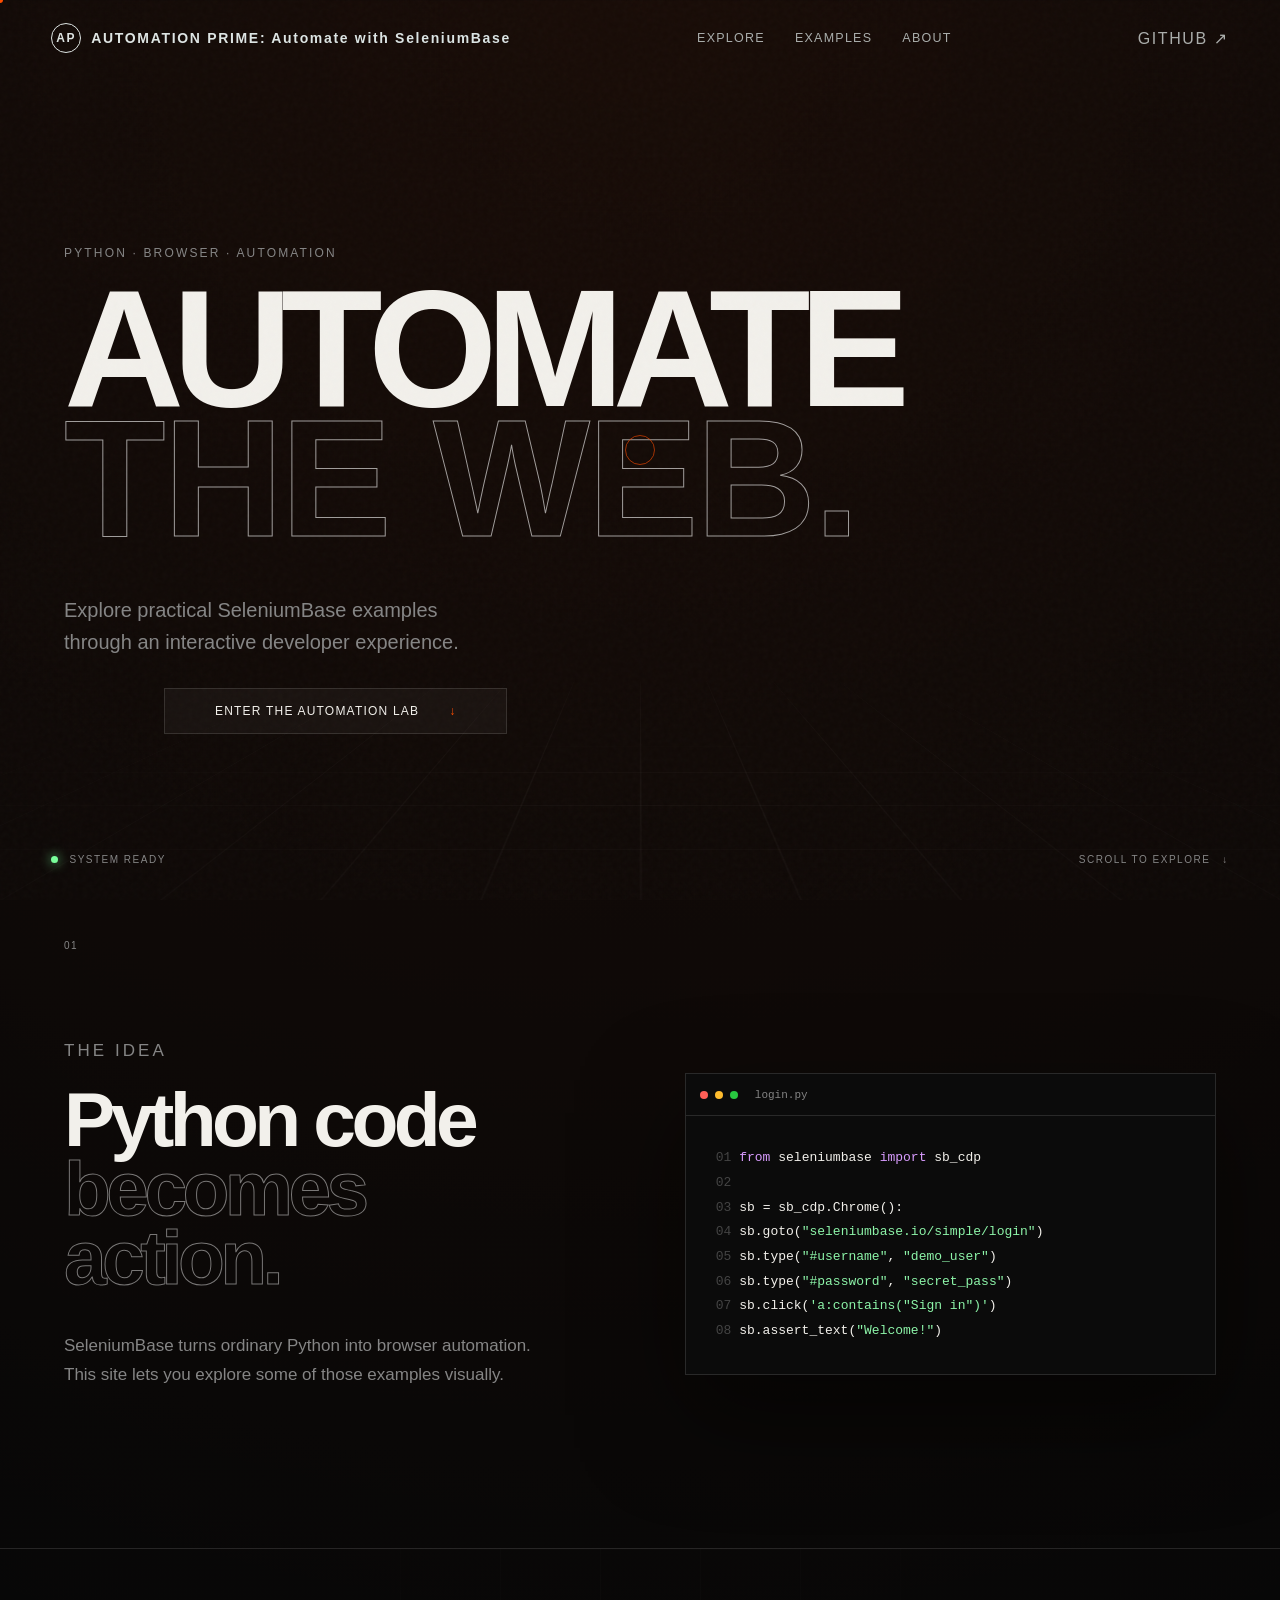
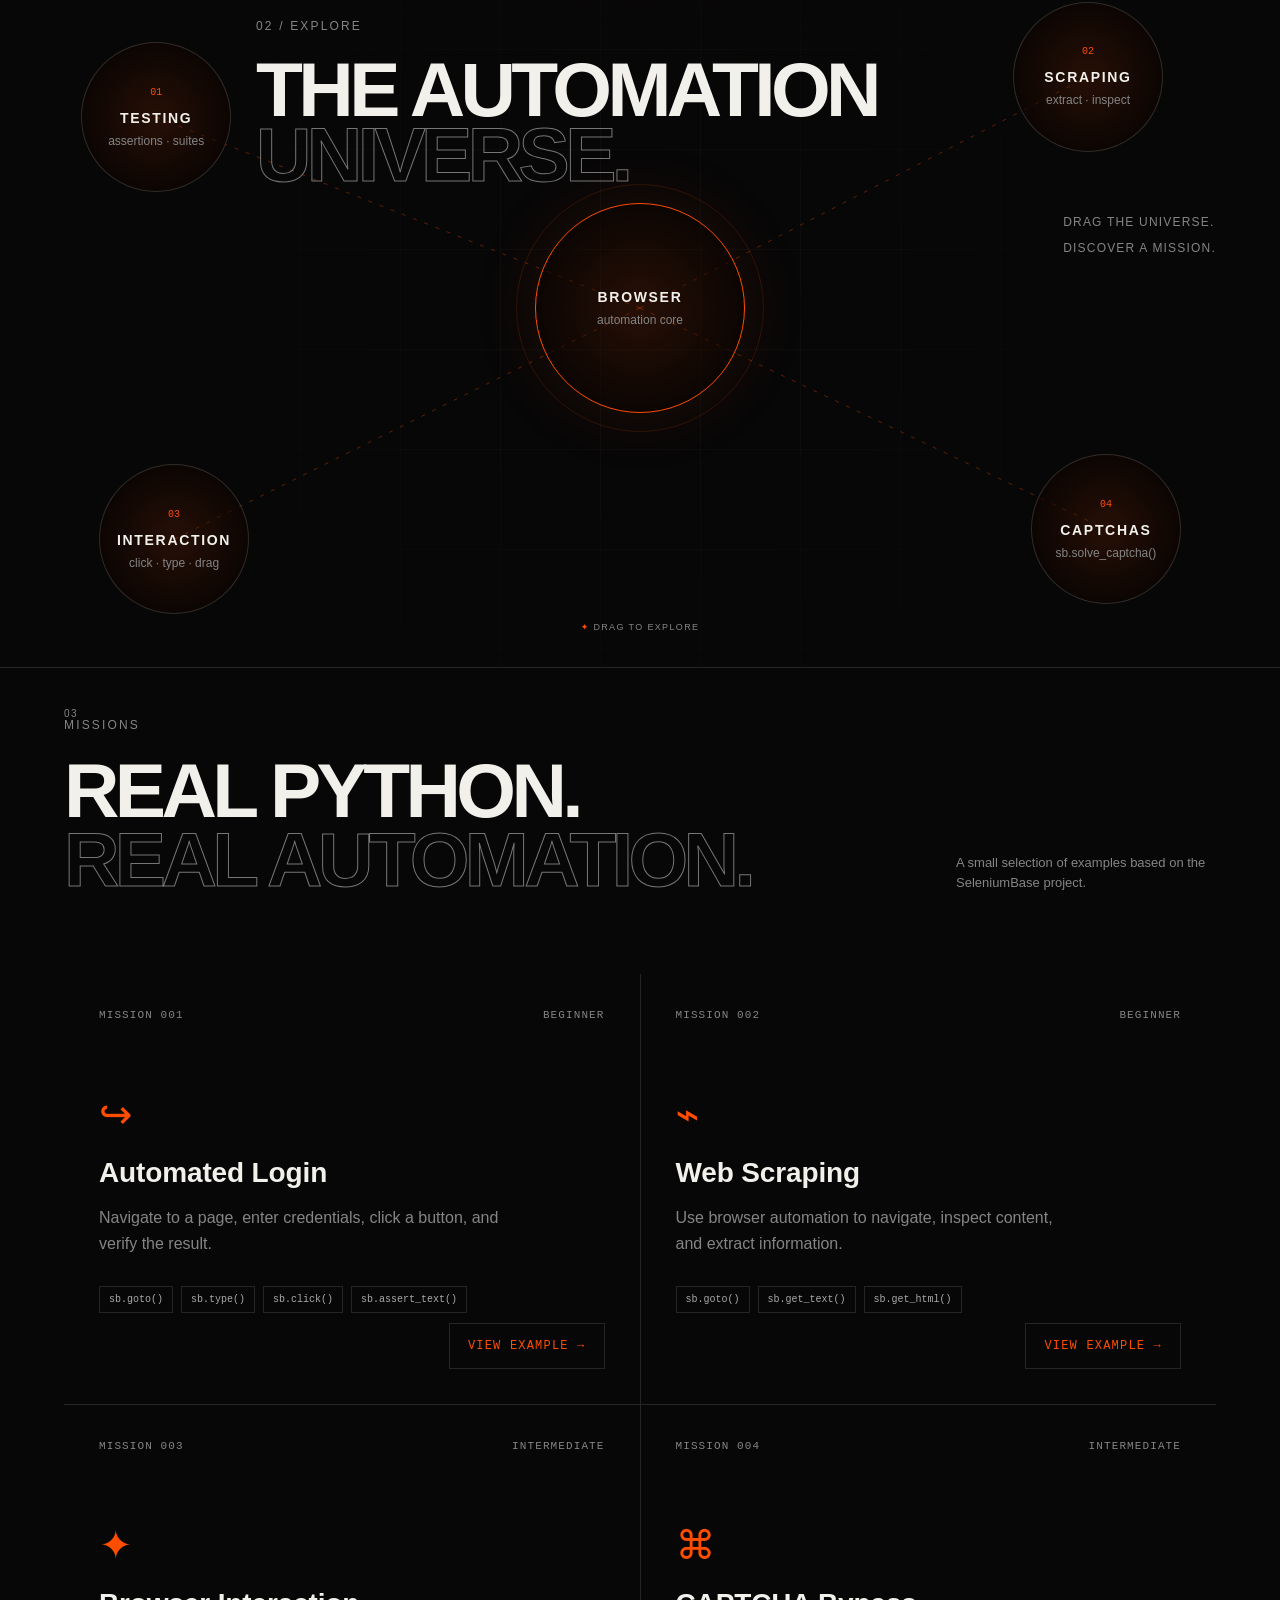
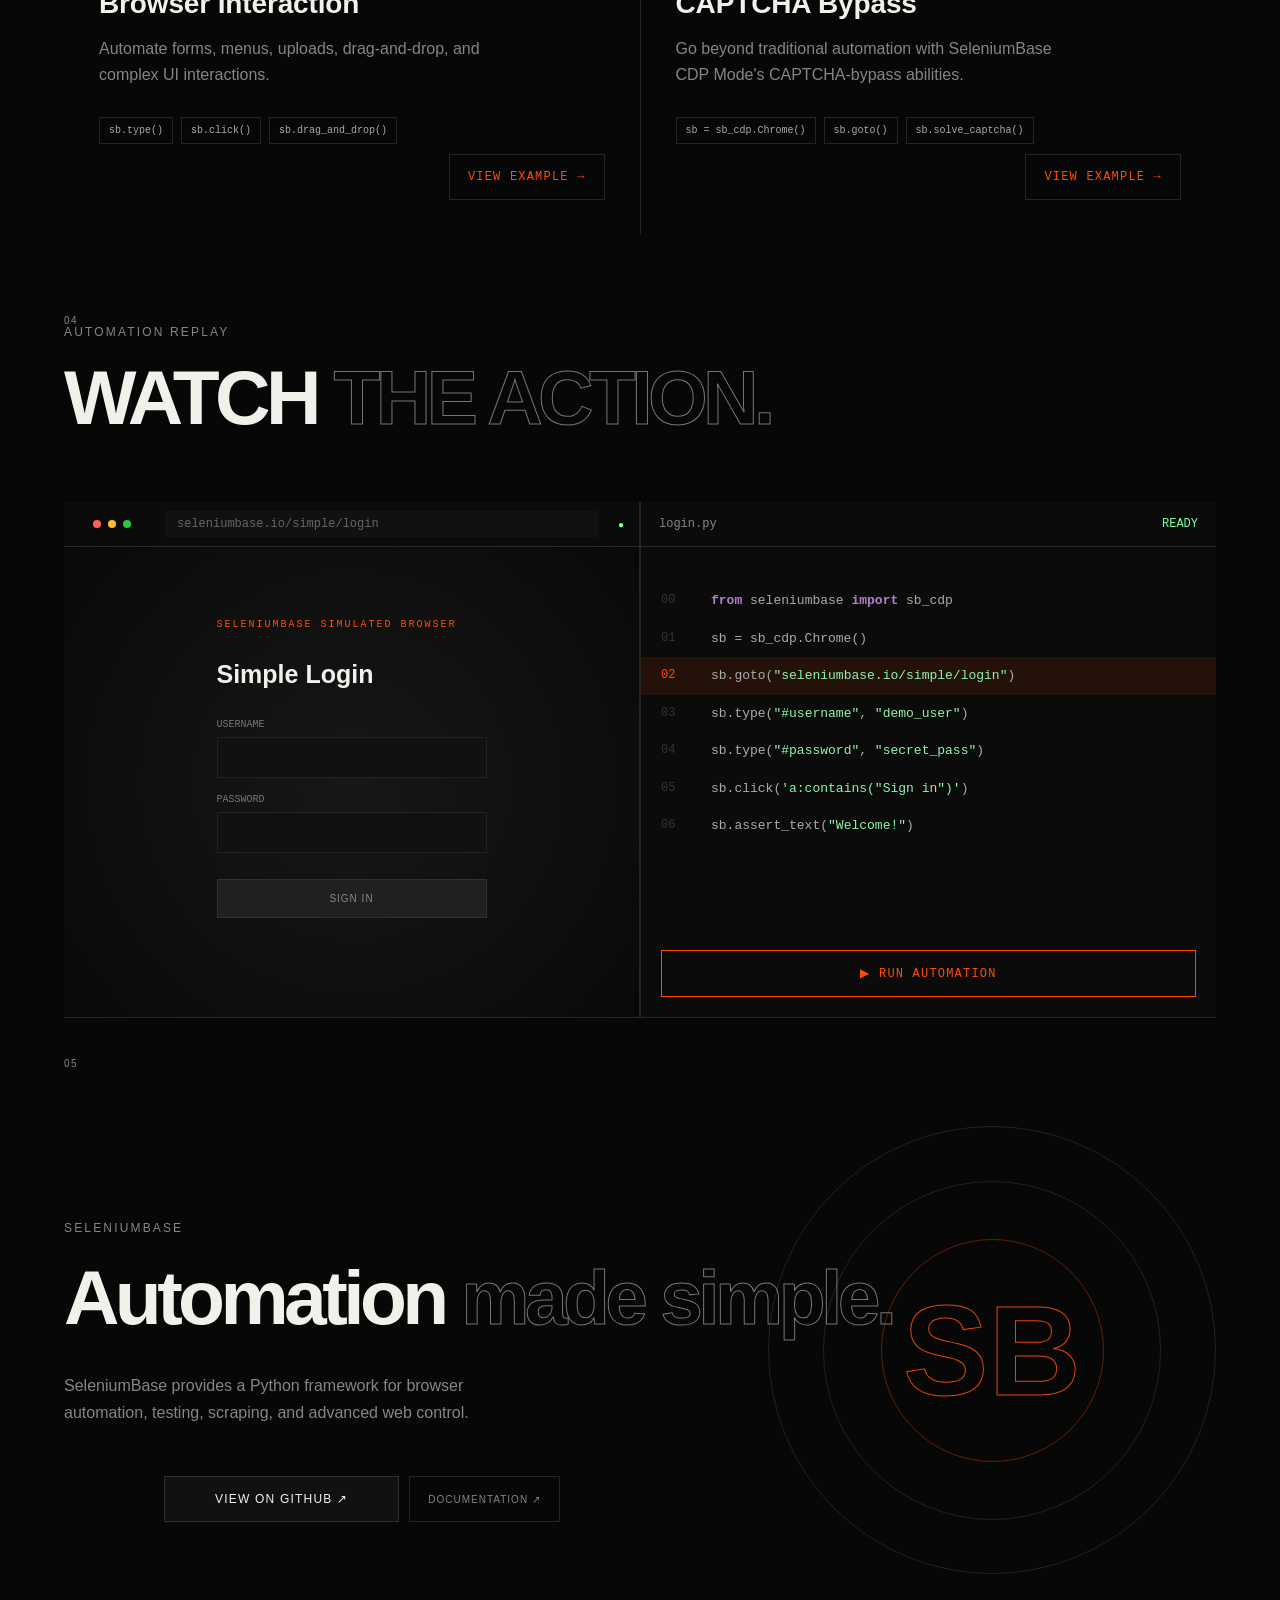
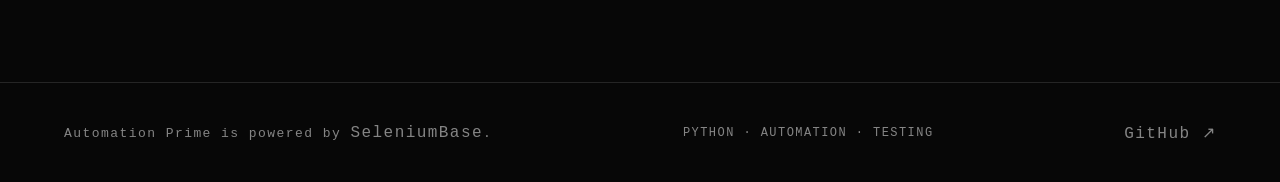
<file: index.html>
<!DOCTYPE html>
<html lang="en">
<head>
  <meta charset="UTF-8" />
  <meta
    name="viewport"
    content="width=device-width, initial-scale=1.0"
  />

  <title>SeleniumBase — Automate the Web</title>

  <meta
    name="description"
    content="Interactive examples of Python browser automation with SeleniumBase."
  />

  <link rel="stylesheet" href="styles.css" />

  <script async src="https://www.googletagmanager.com/gtag/js?id=G-P5KFWRNLRN"></script>
  <script>
    window.dataLayer = window.dataLayer || [];
    function gtag(){dataLayer.push(arguments);}
    gtag('js', new Date());
    gtag('config', 'G-P5KFWRNLRN', { cookie_flags: 'SameSite=None;Secure' });
  </script>
</head>

<body>

  <!-- Cursor -->
  <div class="cursor"></div>
  <div class="cursor-ring"></div>

  <!-- Navigation -->
  <header class="nav">
    <a href="#" class="logo">
      <span class="logo-mark">AP</span>
      <span class="title" style="font-size: 14px;">AUTOMATION PRIME: Automate with SeleniumBase</span>
    </a>

    <nav>
      <a href="#universe">Explore</a>
      <a href="#missions">Examples</a>
      <a href="#about">About</a>
    </nav>

    <a
      class="github-link"
      href="https://github.com/seleniumbase/SeleniumBase"
      target="_blank"
      rel="noopener"
    >
      GitHub ↗
    </a>
  </header>

  <main>

    <!-- HERO -->
    <section class="hero">
      <div class="hero-grid"></div>

      <div class="hero-content">
        <p class="eyebrow">
          PYTHON · BROWSER · AUTOMATION
        </p>

        <h1>
          <span>AUTOMATE</span>
          <span class="outline">THE WEB.</span>
        </h1>

        <p class="hero-description" style="font-size: 20px;">
          Explore practical SeleniumBase examples
          through an interactive developer experience.
        </p>

        <a href="#universe" class="hero-button">
          Enter the automation lab
          <span>↓</span>
        </a>
      </div>

      <div class="hero-status">
        <span class="status-dot"></span>
        SYSTEM READY
      </div>

      <div class="hero-scroll">
        SCROLL TO EXPLORE
        <span>↓</span>
      </div>
    </section>

    <!-- INTRO -->
    <section class="intro section">

      <div class="section-number">01</div>

      <div class="intro-content">
        <p class="eyebrow">THE IDEA</p>

        <h2>
          Python code
          <span>becomes action.</span>
        </h2>

        <p>
          SeleniumBase turns ordinary Python into browser
          automation. This site lets you explore some of
          those examples visually.
        </p>
      </div>

      <div class="terminal">

        <div class="terminal-header">
          <span class="terminal-dot red"></span>
          <span class="terminal-dot yellow"></span>
          <span class="terminal-dot green"></span>
          <span class="terminal-title">login.py</span>
        </div>

        <pre><code><span class="line-number">01</span> <span class="purple">from</span> seleniumbase <span class="purple">import</span> sb_cdp
<span class="line-number">02</span>
<span class="line-number">03</span> <span>sb</span> = <span>sb_cdp.Chrome()</span>:
<span class="line-number">04</span> sb.goto(<span class="green_text">"seleniumbase.io/simple/login"</span>)
<span class="line-number">05</span> sb.type(<span class="green_text">"#username"</span>, <span class="green_text">"demo_user"</span>)
<span class="line-number">06</span> sb.type(<span class="green_text">"#password"</span>, <span class="green_text">"secret_pass"</span>)
<span class="line-number">07</span> sb.click(<span class="green_text">'a:contains("Sign in")'</span>)
<span class="line-number">08</span> sb.assert_text(<span class="green_text">"Welcome!"</span>)</code></pre>

      </div>

    </section>

    <!-- UNIVERSE -->
    <section id="universe" class="universe-section">

      <div class="universe-header">
        <div>
          <p class="eyebrow">02 / EXPLORE</p>
          <h2>THE AUTOMATION<br /><span>UNIVERSE.</span></h2>
        </div>

        <p>
          Drag the universe.<br />
          Discover a mission.
        </p>
      </div>

      <div class="universe" id="universe">
        <div class="universe-grid"></div>

        <svg class="connections" id="connections">
          <line id="line-1" />
          <line id="line-2" />
          <line id="line-3" />
          <line id="line-4" />
        </svg>

        <div class="universe-world" id="world">

          <button
            class="node node-main"
            data-category="browser"
            style="left: 50%; top: 50%;"
          >
            <span class="node-pulse"></span>
            <span class="node-label">BROWSER</span>
            <small>automation core</small>
          </button>

          <button
            class="node"
            data-category="testing"
            style="left: 23%; top: 31%;"
          >
            <span class="node-icon">01</span>
            <span class="node-label">TESTING</span>
            <small>assertions · suites</small>
          </button>

          <button
            class="node"
            data-category="scraping"
            style="left: 75%; top: 27%;"
          >
            <span class="node-icon">02</span>
            <span class="node-label">SCRAPING</span>
            <small>extract · inspect</small>
          </button>

          <button
            class="node"
            data-category="interaction"
            style="left: 24%; top: 73%;"
          >
            <span class="node-icon">03</span>
            <span class="node-label">INTERACTION</span>
            <small>click · type · drag</small>
          </button>

          <button
            class="node"
            data-category="cdp"
            style="left: 76%; top: 72%;"
          >
            <span class="node-icon">04</span>
            <span class="node-label">CAPTCHAS</span>
            <small>sb.solve_captcha()</small>
          </button>
        </div>

        <div class="drag-hint">
          <span>✦</span>
          DRAG TO EXPLORE
        </div>
      </div>
    </section>

    <!-- MISSIONS -->
    <section id="missions" class="missions section">

      <div class="section-number">03</div>

      <div class="missions-header">
        <div>
          <p class="eyebrow">MISSIONS</p>
          <h2>
            REAL PYTHON.<br />
            <span>REAL AUTOMATION.</span>
          </h2>
        </div>

        <p class="missions-description">
          A small selection of examples based on the
          SeleniumBase project.
        </p>
      </div>


      <div class="mission-grid">

        <article
          class="mission-card"
          data-example="login"
        >
          <div class="mission-top">
            <span>MISSION 001</span>
            <span>BEGINNER</span>
          </div>

          <div class="mission-icon">↪</div>

          <h3>Automated Login</h3>

          <p>
            Navigate to a page, enter credentials,
            click a button, and verify the result.
          </p>

          <div class="mission-code">
            <code>sb.goto()</code>
            <code>sb.type()</code>
            <code>sb.click()</code>
            <code>sb.assert_text()</code>
          </div>

          <button class="mission-open">
            VIEW EXAMPLE →
          </button>
        </article>

        <article
          class="mission-card"
          data-example="scraping"
        >
          <div class="mission-top">
            <span>MISSION 002</span>
            <span>BEGINNER</span>
          </div>

          <div class="mission-icon">⌁</div>

          <h3>Web Scraping</h3>

          <p>
            Use browser automation to navigate,
            inspect content, and extract information.
          </p>

          <div class="mission-code">
            <code>sb.goto()</code>
            <code>sb.get_text()</code>
            <code>sb.get_html()</code>
          </div>

          <button class="mission-open">
            VIEW EXAMPLE →
          </button>
        </article>

        <article
          class="mission-card"
          data-example="interaction"
        >
          <div class="mission-top">
            <span>MISSION 003</span>
            <span>INTERMEDIATE</span>
          </div>

          <div class="mission-icon">✦</div>

          <h3>Browser Interaction</h3>

          <p>
            Automate forms, menus, uploads,
            drag-and-drop, and complex UI interactions.
          </p>

          <div class="mission-code">
            <code>sb.type()</code>
            <code>sb.click()</code>
            <code>sb.drag_and_drop()</code>
          </div>

          <button class="mission-open">
            VIEW EXAMPLE →
          </button>
        </article>

        <article
          class="mission-card"
          data-example="cdp"
        >
          <div class="mission-top">
            <span>MISSION 004</span>
            <span>INTERMEDIATE</span>
          </div>

          <div class="mission-icon">⌘</div>

          <h3>CAPTCHA Bypass</h3>

          <p>
            Go beyond traditional automation with
            SeleniumBase CDP Mode's CAPTCHA-bypass abilities.
          </p>

          <div class="mission-code">
            <code>sb = sb_cdp.Chrome()</code>
            <code>sb.goto()</code>
            <code>sb.solve_captcha()</code>
          </div>

          <button class="mission-open">
            VIEW EXAMPLE →
          </button>
        </article>
      </div>
    </section>

    <!-- LIVE DEMO -->
    <section class="demo section">

      <div class="section-number">04</div>

      <div class="demo-header">
        <p class="eyebrow">AUTOMATION REPLAY</p>

        <h2>
          WATCH
          <span>THE ACTION.</span>
        </h2>
      </div>

      <div class="demo-layout">

        <!-- Browser -->
        <div class="browser-window">

          <div class="browser-bar">

              <div class="terminal-header-demo">
                <span class="terminal-dot red"></span>
                <span class="terminal-dot yellow"></span>
                <span class="terminal-dot green"></span>
              </div>

            <div class="address">
              seleniumbase.io/simple/login
            </div>

            <div class="browser-status">
              ●
            </div>
          </div>

          <div class="browser-page">
            <div class="demo-login">
              <div class="demo-logo">
                SELENIUMBASE SIMULATED BROWSER 
              </div>

              <h3>Simple Login</h3>

              <label>
                Username
                <input
                  id="demo-username"
                  type="text"
                  readonly
                />
              </label>

              <label>
                Password
                <input
                  id="demo-password"
                  type="password"
                  readonly
                />
              </label>

              <button id="demo-login-button">
                Sign in
              </button>

              <div
                id="demo-success"
                class="demo-success"
              >
                ✓ Welcome!
              </div>
            </div>
          </div>
        </div>

        <!-- Code -->
        <div class="demo-code">

          <div class="code-header">
            <span>login.py</span>
            <span id="execution-status">
              READY
            </span>
          </div>

          <div class="code-lines">

            <div class="code-line" data-step="-1">
              <span>00</span>
              <code>
                <b style="opacity: .8;">from</b> seleniumbase <b style="opacity: .8;">import</b> sb_cdp
              </code>
            </div>

            <div class="code-line" data-step="0">
              <span>01</span>
              <code>
                sb = sb_cdp.Chrome()
              </code>
            </div>

            <div class="code-line active" data-step="1">
              <span>02</span>
              <code>
                sb.goto(<i>"seleniumbase.io/simple/login"</i>)
              </code>
            </div>

            <div class="code-line" data-step="2">
              <span>03</span>
              <code>
                sb.type(<i>"#username"</i>, <i>"demo_user"</i>)
              </code>
            </div>

            <div class="code-line" data-step="3">
              <span>04</span>
              <code>
                sb.type(<i>"#password"</i>, <i>"secret_pass"</i>)
              </code>
            </div>

            <div class="code-line" data-step="4">
              <span>05</span>
              <code>
                sb.click(<i>'a:contains("Sign in")'</i>)
              </code>
            </div>

            <div class="code-line" data-step="5">
              <span>06</span>
              <code>
                sb.assert_text(<i>"Welcome!"</i>)
              </code>
            </div>

          </div>

          <button
            class="run-button"
            id="run-demo"
          >
            ▶ RUN AUTOMATION
          </button>
        </div>
      </div>
    </section>

    <!-- ABOUT -->
    <section id="about" class="about section">

      <div class="section-number">05</div>

      <div class="about-content">
        <p class="eyebrow">SELENIUMBASE</p>

        <h2>
          Automation
          <span>made simple.</span>
        </h2>

        <p>
          SeleniumBase provides a Python framework for
          browser automation, testing, scraping, and
          advanced web control.
        </p>

        <div class="about-actions">

          <a
            class="primary-button"
            href="https://github.com/seleniumbase/SeleniumBase"
            target="_blank"
            rel="noopener"
          >
            VIEW ON GITHUB ↗
          </a>

          <a
            class="secondary-button"
            href="https://seleniumbase.io/"
            target="_blank"
            rel="noopener"
          >
            DOCUMENTATION ↗
          </a>
        </div>
      </div>

      <div class="about-mark">
        <span>SB</span>
      </div>
    </section>
  </main>

  <footer>
    <div style="font-size: 13px;">
      Automation Prime is powered by <a href="https://github.com/seleniumbase/SeleniumBase" target="_blank" rel="noopener">SeleniumBase</a>.
    </div>

    <div>
      PYTHON · AUTOMATION · TESTING
    </div>

    <a
      href="https://github.com/seleniumbase/SeleniumBase"
      target="_blank"
      rel="noopener"
    >
      GitHub ↗
    </a>
  </footer>


  <!-- Mission Modal -->
  <div
    class="modal"
    id="mission-modal"
    aria-hidden="true"
  >

    <div class="modal-inner">
      <button
        class="modal-close"
        id="modal-close"
        aria-label="Close"
      >
        ×
      </button>

      <p class="eyebrow" id="modal-category">
        <!-- MISSION -->
      </p>

      <h2 id="modal-title">
        Automated Login
      </h2>

      <p id="modal-description">
        ...
      </p>

      <pre class="modal-code"><code id="modal-code"></code></pre>

      <a
        id="modal-source"
        class="primary-button"
        href="https://github.com/seleniumbase/SeleniumBase"
        target="_blank"
        rel="noopener"
      >
        VIEW SOURCE ↗
      </a>
    </div>
  </div>
  <script src="app.js"></script>
</body>
</html>
</file>
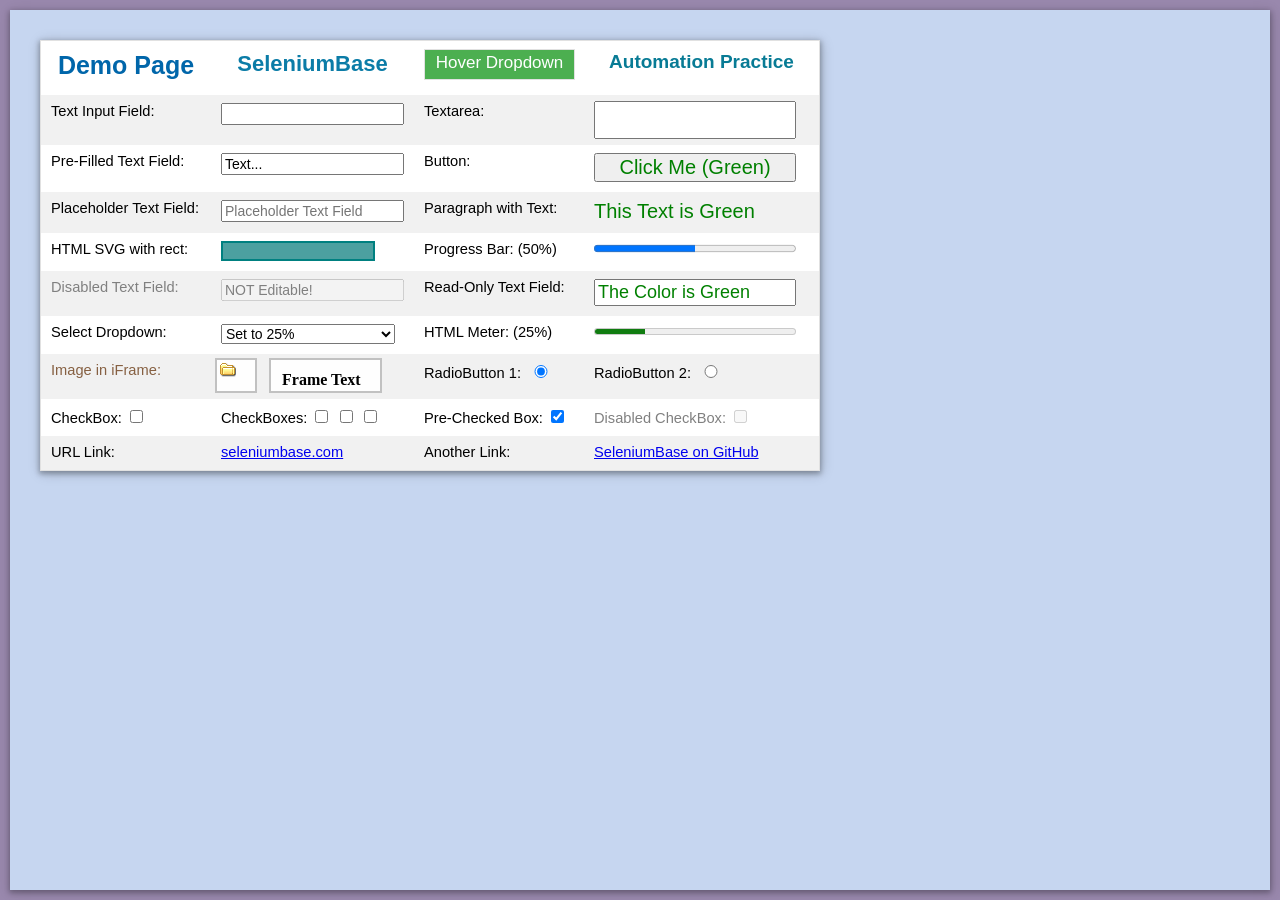
<file: old_index.html>
<html>
    <head>
        <meta http-equiv="Content-Type" content="text/html; charset=utf-8">
        <title>Web Testing Page</title>
        <style>
            html {
                background-color: #9988ad;
            }
            html, body {
                font-size: 100%;
                box-sizing: border-box;
            }
            body {
                background-image: none;
                background-origin: padding-box;
                background-color: #c6d6f0;
                padding: 30;
                margin: 10;
                font-family: "Proxima Nova","proxima-nova",
                "Helvetica Neue",Helvetica,Arial,sans-serif !important;
                text-rendering: optimizelegibility;
                -moz-osx-font-smoothing: grayscale;
                box-shadow: 0px 2px 5px 1px rgba(0, 0, 0, 0.24),
                1px 2px 12px 0px rgba(0, 0, 0, 0.18) !important;
            }
            table {
                width: 100%;
                border-collapse: collapse;
                border-spacing: 0;
                box-shadow: 0px 2px 5px 1px rgba(0, 0, 0, 0.27),
                1px 2px 12px 0px rgba(0, 0, 0, 0.21) !important;
                transition: all 0.15s ease-out 0s;
                transition-property: all;
                transition-duration: 0.1s;
                transition-timing-function: ease-out;
                transition-delay: 0s;
            }
            table:hover {
                box-shadow: 0px 2px 5px 1px rgba(0, 0, 0, 0.35),
                1px 2px 12px 0px rgba(0, 0, 0, 0.28) !important;
            }
            thead th, thead td {
                padding: 0.5rem 0.625rem 0.625rem;
                font-weight: bold;
                text-align: left;
            }
            thead {
                text-align: center;
                border: 1px solid #e1e1e1;
                width: 150%;
                color: #0C8CDF;
                background-color: #c0f0ff;
            }
            tbody tr:nth-child(even) {
                background-color: #f1f1f1;
            }
            tbody tr:nth-child(odd) {
                background-color: #ffffff;
            }
            tbody tr:nth-child(even):hover {
                background-color: #f8f8d2;
            }
            tbody tr:nth-child(odd):hover {
                background-color: #ffffe0;
            }
            tbody th, tbody td {
                padding: 0.5rem 0.625rem 0.625rem;
            }
            tbody {
                border: 1px solid #e1e1e1;
                background-color: #fefefe;
            }
            td {
                padding: 5px 5px 5px 0;
                vertical-align: top;
            }
            h1, h2, h3 {
                text-align: center;
                height: 32px;
                margin: 2px;
            }
            h1 {
                font-size: 25px;
                color:#0066AA;
            }
            h2 {
                color:#0B7CA7;
            }
            h3 {
                color:#087B95;
                font-size: 19px;
            }
            h1 table {
                font-size: 27px;
                text-align: left;
                padding: 0.5rem 0.625rem 0.625rem;
                font-weight: bold;
                padding-right: 10px;
                padding-left: 20px;
                padding: 15px 15px 15px 0;
            }
            h2 table {
                color: #0C8CDF;
                font-size: 16px;
                text-align: left;
                font-weight: bold;
                padding: 5px 5px 5px 0;
                padding-right: 10px;
                padding-left: 20px;
            }
            textarea {
                font-family: "Proxima Nova","proxima-nova",
                "Helvetica Neue",Helvetica,Arial,sans-serif !important;
            }
            button {
                width: 94%;
                font-size: 20px;
            }
            div.dropbtn {
                width: 94%;
                font-size: 17px;
                text-align: center;
                height: 23px;
                padding: 3px 4px;
                border: 1px solid #e1e1e1;
            }
            input {
                font-size: 14px;
            }
            .dropbtn {
                background-color: #4CAF50;
                color: white;
                width: 100%;
                height: 30px;
                padding: 2px 6px;
                font-size: 17px;
                border: 1px solid #e1e1e1;
            }
            .dropdown {
                position: relative;
                display: inline-block;
                width: 100%;
            }
            .dropdown-content {
                display: none;
                position: absolute;
                background-color: #f1f1f1;
                width: 100%;
                box-shadow: 0px 6px 12px 0px rgba(0,0,0,0.25);
                z-index: 1;
            }
            .dropdown-content a {
                color: black;
                padding: 9px 16px;
                text-decoration: none;
                display: block;
            }
            .dropdown-content a:hover {
                background-color: #cbdacb;
            }
            .dropdown:hover .dropdown-content {
                display: block;
            }
            .dropdown:hover .dropbtn {
                background-color: #3e8e41;
            }
            ul.horizontal {
                list-style-type: none;
                padding: 0;
            }
            ul.horizontal li {
                display: inline;
                background-color: lightblue;
                padding: 0 5px;
            }
            tbody {
                font-size: 11pt;
            }
            td.left {
                text-align: right;
            }
            [contenteditable] {
                border-style: solid;
                border-width: 1px;
            }
            iframe.frameClass1 {
                height: 25px;
                width: 32px;
                padding: 3px 3px 3px 3px;
                color: #0C8CDF;
                overflow:hidden;
                background-color: #fefefe;
                border: 2px solid #c1c1c1;
            }
            iframe.frameClass2 {
                height: 25px;
                width: 103px;
                padding: 3px 3px 3px 3px;
                border: none;
                margin: none;
                color: #0C8CDF;
                overflow: hidden;
                position: absolute;
                background-color: #fefefe;
                border: 2px solid #c1c1c1;
            }
        </style>
    </head>
    <body>
        <form id="myForm">
            <table id="myTable" style="width: 780px; padding: 10px;">
                <tbody id="tbodyId">
                    <tr>
                        <td>
                            <h1>Demo Page</h1>
                        </td>
                        <td>
                            <h2>SeleniumBase</h2>
                        </td>
                        <td>
                            <div class="dropdown">
                                <div id="myDropdown" class="dropbtn" style="cursor: default;"
                                        onclick="clickDropdownFunction()"
                                        onmousemove="hoverDropdownFunction()">Hover Dropdown</div>
                                <div class="dropdown-content" style="cursor: pointer;">
                                    <a id="dropOption1" onclick="clickLink1()">Link One</a>
                                    <a id="dropOption2" onclick="clickLink2()">Link Two</a>
                                    <a id="dropOption3" onclick="clickLink3()">Link Three</a>
                                </div>
                            </div>
                        </td>
                        <td>
                            <h3>Automation Practice</h3>
                        </td>
                    </tr>
                    <tr>
                        <td>Text Input Field:</td>
                        <td><input type="text" id="myTextInput"/></td>
                        <td>Textarea:</td>
                        <td style="padding: 6px 10px 6px 10px;">
                            <textarea id="myTextarea" name="textareaName"
                                      class="textareaClass area1" rows="2" cols="28"
                                      style="resize: none; width: 94%; font-size: 14px;"></textarea>
                        </td>
                    </tr>
                    <tr>
                        <td>Pre-Filled Text Field:</td>
                        <td>
                            <input type="text" value="Text..."
                                   id="myTextInput2" name="preText2"/>
                        </td>
                        <td>Button:</td>
                        <td>
                            <button onclick="buttonFunction1()" id="myButton" type="button"
                                    style="color: green;">Click Me (Green)</button>
                        </td>
                    </tr>
                    <tr>
                        <td>Placeholder Text Field:</td>
                        <td><input id="placeholderText" type="text"
                                   placeholder="Placeholder Text Field" /></td>
                        <td><p>Paragraph with Text:</p></td>
                        <td><p id="pText" style="color: green; font-size: 20px;">This Text is Green</p></td>
                    </tr>
                    <tr>
                        <td>HTML SVG with rect:</td>
                        <td>
                            <svg id="mySVG" name="svgName" width="154" height="20">
                                <rect id="svgRect" width="154" height="20"
                                      stroke="teal" stroke-width="4" fill="#4CA0A0">
                                    <animate attributeType="CSS" attributeName="opacity"
                                             from="0.1" to="1" dur="1s" repeatCount="1"
                                             restart="whenNotActive" />
                                    <animate attributeType="CSS" attributeName="width"
                                             from="1" to="154" dur="1s" repeatCount="1"
                                             restart="whenNotActive" />
                                </rect>
                            </svg>
                        </td>
                        <td><label id="progressLabel" for="progressBar">Progress Bar: (50%)</label></td>
                        <td><progress id="progressBar" value="50" style="width: 94%;" max="100" /></td>
                    </tr>
                    <tr>
                        <td><div style="color: gray;">Disabled Text Field:</div></td>
                        <td>
                            <input type="text"
                                   style="color: gray;"
                                   value="NOT Editable!" disabled
                                   id="disabledTextFieldId"
                                   name="disabledTextFieldName"
                                   class="disabledTextFieldClass"/>
                        </td>
                        <td>Read-Only Text Field:</td>
                        <td>
                            <input type="text" id="readOnlyText"
                                   value="The Color is Green"
                                   style="font-size: 18px; color: green; width: 94%;"
                                   readonly />
                        </td>
                    </tr>
                    <tr>
                        <td>Select Dropdown:</td>
                        <td>
                            <select id="mySelect" name="selectName"
                                    class="selectClass" onChange="selectFunction1()"
                                    style="width: 95%; font-size: 14px;">
                                <option value="25%">Set to 25%</option>
                                <option value="50%">Set to 50%</option>
                                <option value="75%">Set to 75%</option>
                                <option value="100%">Set to 100%</option>
                            </select>
                        </td>
                        <td><label id="meterLabel" for="meterBar">HTML Meter: (25%)</label></td>
                        <td><meter id="meterBar" value="0.25" style="width: 94%;"></meter></td>
                    </tr>
                    <tr>
                        <td><div style="color: #866042;">Image in iFrame:</div></td>
                        <td style="padding: 4px 4px 3px 4px;">
                            <iframe id="myFrame1" name="frameName1" class="frameClass1" scrolling="no"
                            src='[data-uri]'></iframe>
                            &nbsp;&nbsp;
                            <iframe id="myFrame2" name="frameName2" class="frameClass2" scrolling="no"
                            src="data:text/html,<h4>Frame%20Text<%2Fh4>"></iframe>
                        </td>
                        <td>RadioButton 1:<input type="radio" checked id="radioButton1" 
                                                 name="radioGroup1" class="radioClass1"
                                                 style="width: 30px;"/>
                        </td>
                        <td>RadioButton 2:<input type="radio" id="radioButton2"
                                                 name="radioGroup1" class="radioClass1"
                                                 style="width: 30px;"/>
                        </td>
                    </tr>
                    <tr>
                        <td style="width: 150px;">
                            CheckBox:
                            <input type="checkbox" id="checkBox1"
                                   name="checkBoxName1" class="checkBoxClassA"/>
                        </td>
                        <td style="width: 180px;">
                            CheckBoxes:
                            <input type="checkbox" id="checkBox2"
                                   name="checkBoxName2" class="checkBoxClassB"/>
                            <input type="checkbox" id="checkBox3"
                                   name="checkBoxName3" class="checkBoxClassB"/>
                            <input type="checkbox" id="checkBox4"
                                   name="checkBoxName4" class="checkBoxClassB"/>
                        </td>
                        <td style="width: 150px">
                            Pre-Checked Box:
                            <input type="checkbox" id="checkBox5"
                                   name="checkBoxName5" class="checkBoxClassC" checked />
                        </td>
                        <td>
                            <div style="color: gray;">
                                Disabled CheckBox:
                                <input type="checkbox" id="checkBox6"
                                       name="checkBoxName6" class="checkBoxClassD" disabled />
                            </div>
                        </td>
                    </tr>
                    <tr>
                        <td>
                            URL Link:
                        </td>

                        <td>
                            <a id="myLink1" name="linkName1" class="linkClass"
                               href="https://seleniumbase.com">seleniumbase.com</a>
                        </td>
                        <td>
                            Another Link:
                        </td>

                        <td>
                            <a id="myLink2" name="linkName2" class="linkClass"
                               href="https://github.com/seleniumbase/SeleniumBase">
                               SeleniumBase on GitHub</a>
                        </td>
                    </tr>
                </tbody>
            </table>
        </form>
        <script>
            function buttonFunction1() {
              var x = document.getElementById("myButton");
              var y = document.getElementById("pText");
              var z = document.getElementById("readOnlyText");
              var p = document.getElementById("progressBar");
              var pl = document.getElementById("progressLabel");
              if (x.style.color != "purple") {
                x.style.color = "purple";
                x.textContent = "Click Me (Purple)";
                y.textContent = "This Text is Purple";
                y.style.color = "purple";
                z.value = "The Color is Purple";
                z.style.color = "purple";
                p.value = "100";
                pl.textContent = "Progress Bar: (100%)";
              }
              else {
                x.style.color = "green";
                x.textContent = "Click Me (Green)";
                y.textContent = "This Text is Green";
                y.style.color = "green";
                z.value = "The Color is Green";
                z.style.color = "green";
                p.value = "50";
                pl.textContent = "Progress Bar: (50%)";
              }
            }
        </script>
        <script>
            function selectFunction1() {
                var d = document.getElementById("mySelect").value;
                var m = document.getElementById("meterBar");
                var ml = document.getElementById("meterLabel");
                if (d == "25%") {
                    m.value = "0.25";
                    ml.textContent = "HTML Meter: (25%)";
                }
                if (d == "50%") {
                    m.value = "0.5";
                    ml.textContent = "HTML Meter: (50%)";
                }
                if (d == "75%") {
                    m.value = "0.75";
                    ml.textContent = "HTML Meter: (75%)";
                }
                if (d == "100%") {
                    m.value = "1.0";
                    ml.textContent = "HTML Meter: (100%)";
                }
            }
        </script>
        <script>
            function hoverDropdownFunction() {
                overlay = document.querySelector(".dropdown-content");
                overlay.style.pointerEvents = "auto";
            }
        </script>
        <script>
            function clickDropdownFunction() {
                the_h3 = document.querySelector("h3");
                the_h3.textContent = "Automation Practice";
                overlay = document.querySelector(".dropdown-content");
                overlay.style.pointerEvents = "none";
            }
        </script>
        <script>
            function clickLink1() {
                the_h3 = document.querySelector("h3");
                the_h3.textContent = "Link One Selected";
                overlay = document.querySelector(".dropdown-content");
                overlay.style.pointerEvents = "none";
            }
        </script>
        <script>
            function clickLink2() {
                the_h3 = document.querySelector("h3");
                the_h3.textContent = "Link Two Selected";
                overlay = document.querySelector(".dropdown-content");
                overlay.style.pointerEvents = "none";
            }
        </script>
        <script>
            function clickLink3() {
                the_h3 = document.querySelector("h3");
                the_h3.textContent = "Link Three Selected";
                overlay = document.querySelector(".dropdown-content");
                overlay.style.pointerEvents = "none";
            }
        </script>
        <script>
            document.getElementById("svgRect").addEventListener("click", evt => {
                document.querySelectorAll("animate").forEach(element => {
                    element.beginElement();
                });
            });
        </script>
    </body>
</html>
</file>
<file: styles.css>
:root {
  --bg: #070707;
  --bg-soft: #0d0d0d;
  --panel: #111;
  --text: #f2f0eb;
  --muted: #858585;
  --line: rgba(255,255,255,.12);
  --accent: #ff4d00;
  --accent-soft: rgba(255,77,0,.18);
  --green: #78ff9b;
  --max-width: 1400px;
  --ease: cubic-bezier(.16, 1, .3, 1);
}

* {
  box-sizing: border-box;
}

html {
  scroll-behavior: smooth;
  background: var(--bg);
}

body {
  margin: 0;
  background:
    radial-gradient(
      circle at 50% 0%,
      rgba(255,77,0,.07),
      transparent 35%
    ),
    var(--bg);
  color: var(--text);
  font-family:
    Arial,
    Helvetica,
    ui-sans-serif,
    system-ui,
    -apple-system,
    BlinkMacSystemFont,
    sans-serif;
  overflow-x: hidden;
}

body::before {
  content: "";
  position: fixed;
  inset: 0;
  pointer-events: none;
  z-index: 999;
  opacity: .035;
  background-image:
    url("data:image/svg+xml,%3Csvg viewBox='0 0 200 200' xmlns='http://www.w3.org/2000/svg'%3E%3Cfilter id='n'%3E%3CfeTurbulence type='fractalNoise' baseFrequency='.9' numOctaves='4' stitchTiles='stitch'/%3E%3C/filter%3E%3Crect width='100%25' height='100%25' filter='url(%23n)' opacity='.7'/%3E%3C/svg%3E");
}

a {
  color: inherit;
  text-decoration: none;
}

button {
  font: inherit;
}

.cursor,
.cursor-ring {
  position: fixed;
  pointer-events: none;
  z-index: 1000;
  transform: translate(-50%, -50%);
}

.cursor {
  width: 6px;
  height: 6px;
  background: var(--accent);
  border-radius: 50%;
}

.cursor-ring {
  width: 30px;
  height: 30px;
  border: 1px solid rgba(255,77,0,.6);
  border-radius: 50%;
  transition:
    width .3s var(--ease),
    height .3s var(--ease);
}

.nav {
  position: fixed;
  top: 0;
  left: 0;
  right: 0;
  z-index: 100;
  height: 76px;
  display: flex;
  align-items: center;
  justify-content: space-between;
  padding: 0 4vw;
  mix-blend-mode: difference;
}

.logo {
  display: flex;
  align-items: center;
  gap: 10px;
  margin-left: 0px;
  font-size: 14px;
  letter-spacing: .12em;
  font-weight: 700;
}

.logo-mark {
  display: grid;
  place-items: center;
  width: 30px;
  height: 30px;
  border: 1px solid currentColor;
  border-radius: 50%;
  font-size: 11px;
}

.logo span {
  font-size: 12px;
}

.nav nav {
  display: flex;
  gap: 30px;
}

.nav nav a,
.github-link {
  font-size: 12.5px;
  letter-spacing: .1em;
  text-transform: uppercase;
  opacity: .75;
  transition: opacity .3s ease;
}

.github-link {
  font-size: 16px;
}

.nav nav a:hover,
.github-link:hover {
  opacity: 1;
}

.hero {
  min-height: 100vh;
  position: relative;
  display: grid;
  place-items: center;
  overflow: hidden;
}

.hero-grid,
.universe-grid {
  position: absolute;
  inset: 0;
  background-image:
    linear-gradient(
      rgba(255,255,255,.035) 1px,
      transparent 1px
    ),
    linear-gradient(
      90deg,
      rgba(255,255,255,.035) 1px,
      transparent 1px
    );
  background-size: 80px 80px;
  mask-image:
    radial-gradient(
      circle at center,
      black,
      transparent 75%
    );
}

.hero-grid {
  transform:
    perspective(800px)
    rotateX(65deg)
    scale(2)
    translateY(30%);
  transform-origin: center bottom;
}

.hero-content {
  position: relative;
  z-index: 2;
  width: min(1200px, 90vw);
  padding-top: 80px;
  transform: translateY(-35px);
}

.eyebrow {
  margin: 0 0 24px;
  font-size: 12px;
  letter-spacing: .18em;
  text-transform: uppercase;
  color: var(--muted);
}

.hero h1 {
  margin: 0;
  font-size: clamp(70px, 13vw, 170px);
  line-height: .78;
  letter-spacing: -.07em;
  font-weight: 800;
  max-width: 100%;
  overflow: hidden;
  font-family: Arial, Helvetica, sans-serif;
}

.hero h1 span {
  display: block;
}

.hero h1 .outline {
  color: transparent;
  -webkit-text-stroke: 1px rgba(255,255,255,.6);
  letter-spacing: -0.015em;
}

.hero-description {
  width: min(420px, 100%);
  margin: 50px 0 30px;
  color: var(--muted);
  line-height: 1.6;
  font-size: 15px;
}

.hero-button,
.primary-button {
  display: inline-flex;
  align-items: center;
  gap: 30px;
  margin-left: 100px;
  padding: 15px 50px;
  border: 1px solid var(--line);
  background: rgba(255,255,255,.04);
  font-size: 12px;
  letter-spacing: .1em;
  text-transform: uppercase;
  transition:
    background .4s var(--ease),
    transform .4s var(--ease);
}

.hero-button:hover,
.primary-button:hover,
.secondary-button:hover,
.mission-open:hover,
.modal-close:hover {
  background: var(--accent);
  color: white;
  transform: translateY(-3px);
}

.hero-button span {
  color: var(--accent);
}

.hero-status {
  position: absolute;
  bottom: 35px;
  left: 4vw;
  font-size: 10px;
  letter-spacing: .15em;
  color: var(--muted);
  transition:
    opacity .15s linear,
    transform .15s linear;
}

.status-dot {
  display: inline-block;
  width: 7px;
  height: 7px;
  margin-right: 7px;
  background: var(--green);
  border-radius: 50%;
  box-shadow: 0 0 12px var(--green);
}

.hero-scroll {
  position: absolute;
  bottom: 35px;
  right: 4vw;
  display: flex;
  align-items: center;
  gap: 12px;
  font-size: 10px;
  letter-spacing: .15em;
  color: var(--muted);
}

.section {
  width: min(var(--max-width), 90vw);
  margin: auto;
  position: relative;
}

.intro {
  min-height: 72vh;
  display: grid;
  grid-template-columns: 1fr 1fr;
  align-items: center;
  gap: 7vw;
  padding: 100px 0;
}

.section-number {
  position: absolute;
  top: 40px;
  left: 0;
  color: var(--muted);
  font-size: 10px;
  letter-spacing: .15em;
}

.intro-content h2,
.missions h2,
.demo h2,
.about h2 {
  margin: 0;
  font-size: clamp(45px, 6vw, 90px);
  line-height: .9;
  letter-spacing: -.06em;
}

.intro-content h2 span,
.missions h2 span,
.demo h2 span,
.about h2 span {
  color: transparent;
  -webkit-text-stroke: 1px rgba(255,255,255,.45);
}

.intro-content > p:last-child,
.about-content > p {
  max-width: 480px;
  margin-top: 40px;
  color: var(--muted);
  line-height: 1.7;
}

.intro-content p {
  font-size: 17px;
}

.terminal {
  background: #0b0b0b;
  border: 1px solid var(--line);
  box-shadow:
    0 40px 100px rgba(0,0,0,.5);
  transform: perspective(1000px) rotateY(-5deg);
  transition: transform .7s var(--ease);
}

.terminal:hover {
  transform:
    perspective(1000px)
    rotateY(0deg)
    translateY(-5px);
}

.terminal-header {
  height: 42px;
  display: flex;
  align-items: center;
  gap: 7px;
  padding: 0 14px;
  border-bottom: 1px solid var(--line);
}

.terminal-header-demo {
  height: 42px;
  display: flex;
  align-items: center;
  gap: 7px;
  padding: 0 14px;
}

.terminal-dot {
  width: 8px;
  height: 8px;
  border-radius: 50%;
}

.red {
  background: #ff5f57;
}

.yellow {
  background: #febc2e;
}

.green {
  background: #28c840;
}

.terminal-title {
  margin-left: 10px;
  font: 11px monospace;
  color: var(--muted);
}

pre {
  margin: 0;
  padding: 30px;
  overflow-x: auto;
  font: 13px/1.9 "SFMono-Regular", Consolas, monospace;
}

.line-number {
  color: #444;
  user-select: none;
}

.purple {
  color: #d99cff;
}

.green {
  color: #8df5a9;
}

.green_text {
  color: #8df5a9;
}


/* Universe */

.universe-section {
  position: relative;
  height: 78vh;
  min-height: 720px;
  overflow: hidden;
  border-top: 1px solid var(--line);
  border-bottom: 1px solid var(--line);
}

.universe-header {
  position: absolute;
  top: 70px;
  left: 20vw;
  right: 5vw;
  z-index: 10;
  pointer-events: none;
  display: flex;
  justify-content: space-between;
}


.universe-header h2 {
  margin: 0;
  font-size: clamp(40px, 6vw, 90px);
  line-height: .85;
  letter-spacing: -.06em;
}

.universe-header h2 span {
  color: transparent;
  -webkit-text-stroke: 1px rgba(255,255,255,.45);
}

.universe-header > p {
  color: var(--muted);
  font-size: 12px;
  margin-top: 190px;
  line-height: 2.2;
  text-transform: uppercase;
  letter-spacing: .1em;
}

.universe {
  position: absolute;
  inset: 0;
  cursor: grab;
}

.universe:active {
  cursor: grabbing;
}

.universe-grid {
  background-size: 100px 100px;
}

.universe-world {
  position: absolute;
  inset: -20%;
  transform-origin: center;
}

.connections {
  position: absolute;
  inset: 0;
  width: 100%;
  height: 100%;
  pointer-events: none;
}

.connections line {
  stroke: rgba(255,77,0,.35);
  stroke-width: 1;
  stroke-dasharray: 4 8;
}

.node {
  position: absolute;
  width: 150px;
  height: 150px;
  transform: translate(-50%, -50%);
  border: 1px solid rgba(255,255,255,.15);
  border-radius: 50%;
  background:
    radial-gradient(
      circle,
      rgba(255,77,0,.13),
      rgba(0,0,0,.8)
    );
  color: var(--text);
  cursor: pointer;
  transition:
    transform .5s var(--ease),
    border-color .4s ease,
    background .4s ease;
}

.node:hover {
  transform:
    translate(-50%, -50%)
    scale(1.12);
  border-color: var(--accent);
  background:
    radial-gradient(
      circle,
      rgba(255,77,0,.25),
      rgba(0,0,0,.9)
    );
}

.node-main {
  width: 210px;
  height: 210px;
  border-color: var(--accent);
  box-shadow:
    0 0 70px rgba(255,77,0,.1);
}

.node-pulse {
  position: absolute;
  inset: -20px;
  border: 1px solid rgba(255,77,0,.15);
  border-radius: 50%;
  animation: pulse 3s infinite;
}

@keyframes pulse {
  0%, 100% {
    transform: scale(.9);
    opacity: .4;
  }
  50% {
    transform: scale(1.1);
    opacity: 1;
  }
}

.node-icon {
  display: block;
  margin-bottom: 12px;
  font: 10px monospace;
  color: var(--accent);
}

.node-label {
  display: block;
  font-size: 14px;
  font-weight: 700;
  letter-spacing: .12em;
}

.node small {
  display: block;
  margin-top: 8px;
  font-size: 12px;
  color: var(--muted);
}

.drag-hint {
  position: absolute;
  bottom: 35px;
  left: 50%;
  transform: translateX(-50%);
  font-size: 9px;
  letter-spacing: .15em;
  color: var(--muted);
}

.drag-hint span {
  color: var(--accent);
}


/* Missions */

.missions {
  padding-top: 50px;
  padding-bottom: 40px;
}

.missions-header {
  display: flex;
  justify-content: space-between;
  align-items: end;
  margin-bottom: 80px;
}

.missions-description {
  width: 260px;
  margin: 0;
  color: var(--muted);
  font-size: 13px;
  line-height: 1.6;
}

.mission-grid {
  display: grid;
  grid-template-columns: repeat(2, 1fr);
  gap: 1px;
  background: var(--line);
}

.mission-card {
  position: relative;
  min-height: 430px;
  padding: 35px;
  background: var(--bg);
  overflow: hidden;
  transition:
    background .5s var(--ease),
    transform .5s var(--ease);
}

.mission-card:hover {
  background: #101010;
}

.mission-card::after {
  content: "";
  position: absolute;
  right: -100px;
  bottom: -100px;
  width: 250px;
  height: 250px;
  background: var(--accent);
  opacity: 0;
  border-radius: 50%;
  filter: blur(80px);
  transition: opacity .5s ease;
  pointer-events: none;
}

.mission-card:hover::after {
  opacity: .12;
  pointer-events: none;
}

.mission-top {
  display: flex;
  justify-content: space-between;
  font: 11px monospace;
  color: var(--muted);
  letter-spacing: .1em;
}

.mission-icon {
  margin-top: 70px;
  font-size: 40px;
  color: var(--accent);
}

.mission-card h3 {
  margin: 20px 0 12px;
  font-size: 28px;
  letter-spacing: -.005em;
}

.mission-card > p {
  max-width: 400px;
  color: var(--muted);
  line-height: 1.6;
}

.mission-code {
  display: flex;
  gap: 8px;
  flex-wrap: wrap;
  margin-top: 30px;
}

.mission-code code {
  padding: 7px 9px;
  border: 1px solid var(--line);
  color: #aaa;
  font: 10px monospace;
}

.mission-open {
  position: absolute;
  z-index: 2;
  bottom: 35px;
  right: 35px;
  border: 0;
  background: none;
  color: var(--accent);
  font: 12px monospace;
  letter-spacing: .1em;
  cursor: pointer;
}


/* Demo */

.demo {
  padding-top: 50px;
}

.demo-header {
  margin-bottom: 70px;
}

.demo-layout {
  display: grid;
  grid-template-columns: minmax(0, 1fr) minmax(0, 1fr);
  gap: 2px;
  background: var(--line);
}

.browser-window,
.demo-code {
  background: #0b0b0b;
}

.browser-bar {
  height: 45px;
  display: flex;
  align-items: center;
  padding: 0 15px;
  border-bottom: 1px solid var(--line);
}

.browser-dots {
  display: flex;
  gap: 5px;
}

.browser-dots span {
  width: 7px;
  height: 7px;
  border-radius: 50%;
  background: #333;
}

.address {
  flex: 1;
  margin: 0 20px;
  padding: 6px 12px;
  background: #111;
  color: #666;
  font: 12px monospace;
}

.browser-status {
  color: var(--green);
  font-size: 10px;
}

.browser-page {
  min-height: 470px;
  display: grid;
  place-items: center;
  opacity: 1;
  transition: opacity 0.35s ease;
  background:
    radial-gradient(
      circle at center,
      #171717,
      #090909
    );
}

.browser-page.is-loading {
  opacity: 0;
}

@media (prefers-reduced-motion: reduce) {
  .browser-page {
    transition: none;
  }
}

.demo-login {
  width: 270px;
}

.demo-logo {
  margin-bottom: 30px;
  font: 10px monospace;
  letter-spacing: .2em;
  color: var(--accent);
}

.demo-login h3 {
  margin-bottom: 30px;
  font-size: 25px;
}

.demo-login label {
  display: block;
  margin-bottom: 16px;
  color: #777;
  font: 10px monospace;
  text-transform: uppercase;
}

.demo-login input {
  display: block;
  width: 100%;
  margin-top: 7px;
  padding: 12px;
  border: 1px solid #222;
  background: #111;
  color: white;
  outline: none;
}

.demo-login button {
  width: 100%;
  margin-top: 10px;
  padding: 13px;
  border: 1px solid #303030;
  background: #202020;
  color: #888;
  font-size: 10px;
  letter-spacing: .1em;
  text-transform: uppercase;
  cursor: default;
  pointer-events: none;
  box-shadow: none;
}

.demo-success {
  margin-top: 15px;
  color: var(--green);
  font: 11px monospace;
  opacity: 0;
  transform: translateY(5px);
  transition: .4s var(--ease);
}

.demo-success.visible {
  opacity: 1;
  transform: translateY(0);
}

.demo-code {
  display: flex;
  flex-direction: column;
}

.code-header {
  height: 45px;
  display: flex;
  justify-content: space-between;
  align-items: center;
  padding: 0 18px;
  border-bottom: 1px solid var(--line);
  color: var(--muted);
  font: 12px monospace;
}

#execution-status {
  color: var(--green);
  font-size: 12px;
}

.code-lines {
  padding: 35px 0;
  flex: 1;
}

.code-line {
  display: grid;
  grid-template-columns: 50px 1fr;
  padding: 9px 20px;
  font: 12px/1.5 monospace;
  transition:
    background .3s ease,
    color .3s ease;
}

.code-line > span {
  color: #333;
}

.code-line.active {
  background: rgba(255,77,0,.1);
}

.code-line.active > span {
  color: var(--accent);
}

.code-line code {
  color: #aaa;
}

.code-line i {
  color: #8df5a9;
  font-style: normal;
}

.code-line b {
  color: #d99cff;
}

.run-button {
  margin: 20px;
  padding: 15px;
  border: 1px solid var(--accent);
  background: transparent;
  color: var(--accent);
  font: 12px monospace;
  letter-spacing: .1em;
  cursor: pointer;
  transition: .3s ease;
}

.run-button:hover {
  background: var(--accent);
  color: white;
}


/* About */

.about {
  min-height: 65vh;
  display: flex;
  align-items: center;
  border-top: 1px solid var(--line);
}

.about-content {
  padding: 160px 0;
}

.about-mark {
  position: absolute;
  right: 0;
  width: 35vw;
  height: 35vw;
  max-width: 500px;
  max-height: 500px;
  display: grid;
  place-items: center;
  border: 1px solid var(--line);
  border-radius: 50%;
  opacity: .9;
}

.about-mark::before,
.about-mark::after {
  content: "";
  position: absolute;
  border: 1px solid var(--line);
  border-radius: 50%;
  pointer-events: none;
}

.about-mark::before {
  inset: 12%;
}

.about-mark::after {
  inset: 25%;
  border-color: var(--accent);
  opacity: .4;
  pointer-events: none;
}

.about-mark span {
  position: relative;
  z-index: 2;
  font-size: clamp(60px, 10vw, 150px);
  font-weight: 800;
  color: transparent;
  -webkit-text-stroke: 1px var(--accent);
}

.about-actions {
  display: flex;
  gap: 10px;
  margin-top: 50px;
}

.secondary-button {
  display: inline-flex;
  align-items: center;
  padding: 15px 18px;
  border: 1px solid var(--line);
  color: var(--muted);
  font-size: 10px;
  letter-spacing: .1em;
  text-transform: uppercase;
}

.mission-open {
  display: inline-flex;
  align-items: center;
  padding: 15px 18px;
  border: 1px solid var(--line);
  font-size: 12px;
  letter-spacing: .1em;
  text-transform: uppercase;
}


/* Footer */

footer {
  min-height: 100px;
  display: flex;
  justify-content: space-between;
  align-items: center;
  padding: 0 5vw;
  border-top: 1px solid var(--line);
  color: var(--muted);
  font: 12px monospace;
  letter-spacing: .12em;
}

footer a {
  font: 16px monospace;
}


/* Modal */

.modal {
  position: fixed;
  inset: 0;
  z-index: 500;
  display: grid;
  place-items: center;
  padding: 30px;
  background: rgba(0,0,0,.2);
  backdrop-filter: blur(2px);
  opacity: 0;
  visibility: hidden;
  transition:
    opacity .4s ease,
    visibility .4s ease;
}

.modal.open {
  opacity: 1;
  visibility: visible;
}

.modal-inner {
  position: relative;
  width: min(700px, 100%);
  padding: 50px;
  border: 1px solid var(--line);
  background: #0d0d0d;
  transform: translateY(30px) scale(.98);
  transition: transform .5s var(--ease);
}

.modal.open .modal-inner {
  transform: translateY(0) scale(1);
}

.modal-close {
  position: absolute;
  top: 20px;
  right: 20px;
  width: 35px;
  height: 35px;
  border: 1px solid var(--line);
  background: transparent;
  color: white;
  cursor: pointer;
}

.modal-inner h2 {
  margin: 0;
  font-size: 36px;
  letter-spacing: -.05em;
}

.modal-inner > p {
  color: var(--muted);
  line-height: 1.7;
}

.modal-code {
  margin: 30px 0;
  border: 1px solid var(--line);
  background: #080808;
}

code {
  font-size: 13px;
}


/* Responsive */

@media (max-width: 800px) {

  .nav nav {
    display: none;
  }

  .hero h1 {
    font-size: clamp(60px, 18vw, 110px);
  }

  .hero-content {
    transform: translateY(-20px);
  }

  .intro {
    min-height: auto;
    padding: 160px 0;
    grid-template-columns: 1fr;
    gap: 60px;
  }

  .terminal {
    transform: none;
  }

  .universe-section {
    height: auto;
    min-height: 0;
    padding: 20px 20px 30px;
    overflow: hidden;
  }

  .universe {
    position: relative;
    inset: auto;
    height: 380px;
    cursor: default;
  }

  .node {
    position: absolute;
    z-index: 3;
    pointer-events: auto;
    cursor: pointer;
  }

  .universe-header {
    position: relative;
    top: auto;
    left: auto;
    right: auto;
    display: block;
    margin-bottom: 20px;
    z-index: 5;
    pointer-events: none;
  }

  .universe-header p {
    pointer-events: none;
  }

  .universe-header h2 {
    pointer-events: none;
    font-size: clamp(38px, 10vw, 60px);
    line-height: .9;
  }

  .universe-header > p {
    margin-top: 18px;
    font-size: 10px;
    line-height: 1.8;
  }

  .universe-world {
    position: absolute;
    inset: 0;
    transform: none !important;
  }

  .universe-grid,
  .connections,
  .drag-hint {
    display: none;
  }

  .node {
    width: 118px;
    height: 118px;
    max-width: 38vw;
    max-height: 38vw;
  }

  .node-main {
    width: 150px;
    height: 150px;
    max-width: 46vw;
    max-height: 46vw;
  }

  .node-label {
    font-size: 11px;
    letter-spacing: .06em;
    overflow-wrap: anywhere;
  }

  .node small {
    padding: 0 8px;
    font-size: 10px;
    overflow-wrap: anywhere;
  }

  .node-icon {
    margin-bottom: 8px;
  }

  .mission-grid {
    grid-template-columns: 1fr;
  }

  .missions-header {
    display: block;
  }

  .missions-description {
    margin-top: 30px;
  }

  .demo-layout {
    grid-template-columns: 1fr;
  }

  .demo-success {
    display: none;
    margin-top: 15px;
    color: var(--green);
    font: 11px monospace;
    opacity: 0;
    transform: translateY(5px);
    transition:
      opacity .4s ease,
      transform .4s ease;
  }

  .demo-success.visible {
    display: block;
    opacity: 1;
    transform: translateY(0);
  }

  .code-lines {
    padding: 12px 0;
  }

  .code-line {
    padding: 5px 12px;
    line-height: 1.25;
    grid-template-columns: 32px minmax(0, 1fr);
    font-size: 11px;
  }

  .code-line code {
    font-size: 11px;
    overflow-wrap: anywhere;
  }

  .run-button {
    margin: 10px 12px 14px;
    padding: 12px;
  }

  .browser-page {
    min-height: 400px;
  }

  .about {
    min-height: auto;
  }

  .about-mark {
    display: none;
  }

  .about-content {
    padding: 120px 0;
  }

  footer {
    padding: 30px 5vw;
    flex-direction: column;
    align-items: flex-start;
    gap: 15px;
  }

  .cursor,
  .cursor-ring {
    display: none;
  }

  .modal {
    padding: 12px;
    overflow-y: auto;
  }

  .modal-inner {
    width: 100%;
    max-height: calc(100vh - 24px);
    max-height: calc(100dvh - 24px);
    overflow-y: auto;
    padding: 60px 24px 24px;
  }

  .modal-close {
    position: absolute;
    top: 12px;
    right: 12px;
    z-index: 5;
    width: 36px;
    height: 36px;
  }

  .modal-inner h2 {
    font-size: clamp(26px, 7vw, 36px);
    overflow-wrap: anywhere;
  }

  .modal-code {
    max-width: 100%;
    overflow-x: auto;
  }
}

@media (prefers-reduced-motion: reduce) {

  *,
  *::before,
  *::after {
    scroll-behavior: auto !important;
    animation-duration: .01ms !important;
    transition-duration: .01ms !important;
    pointer-events: none !important;
  }
}
</file>
